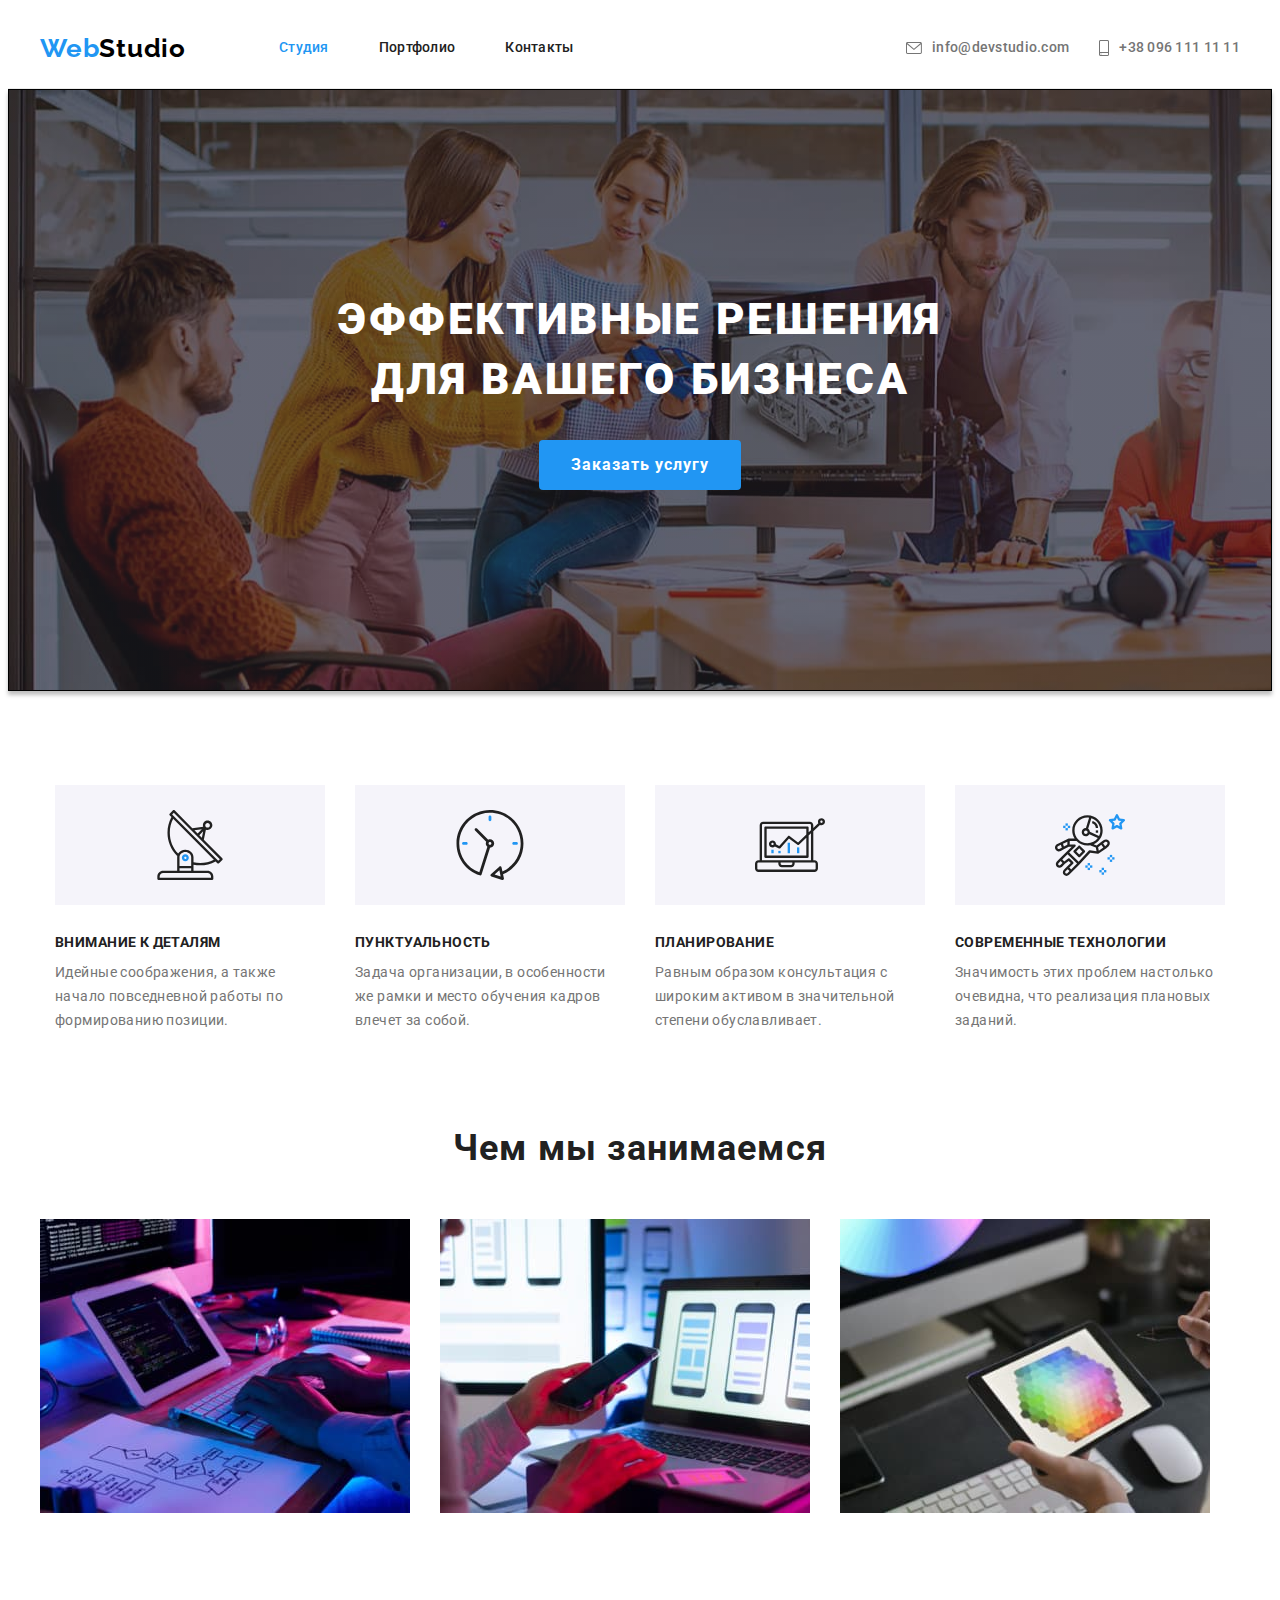
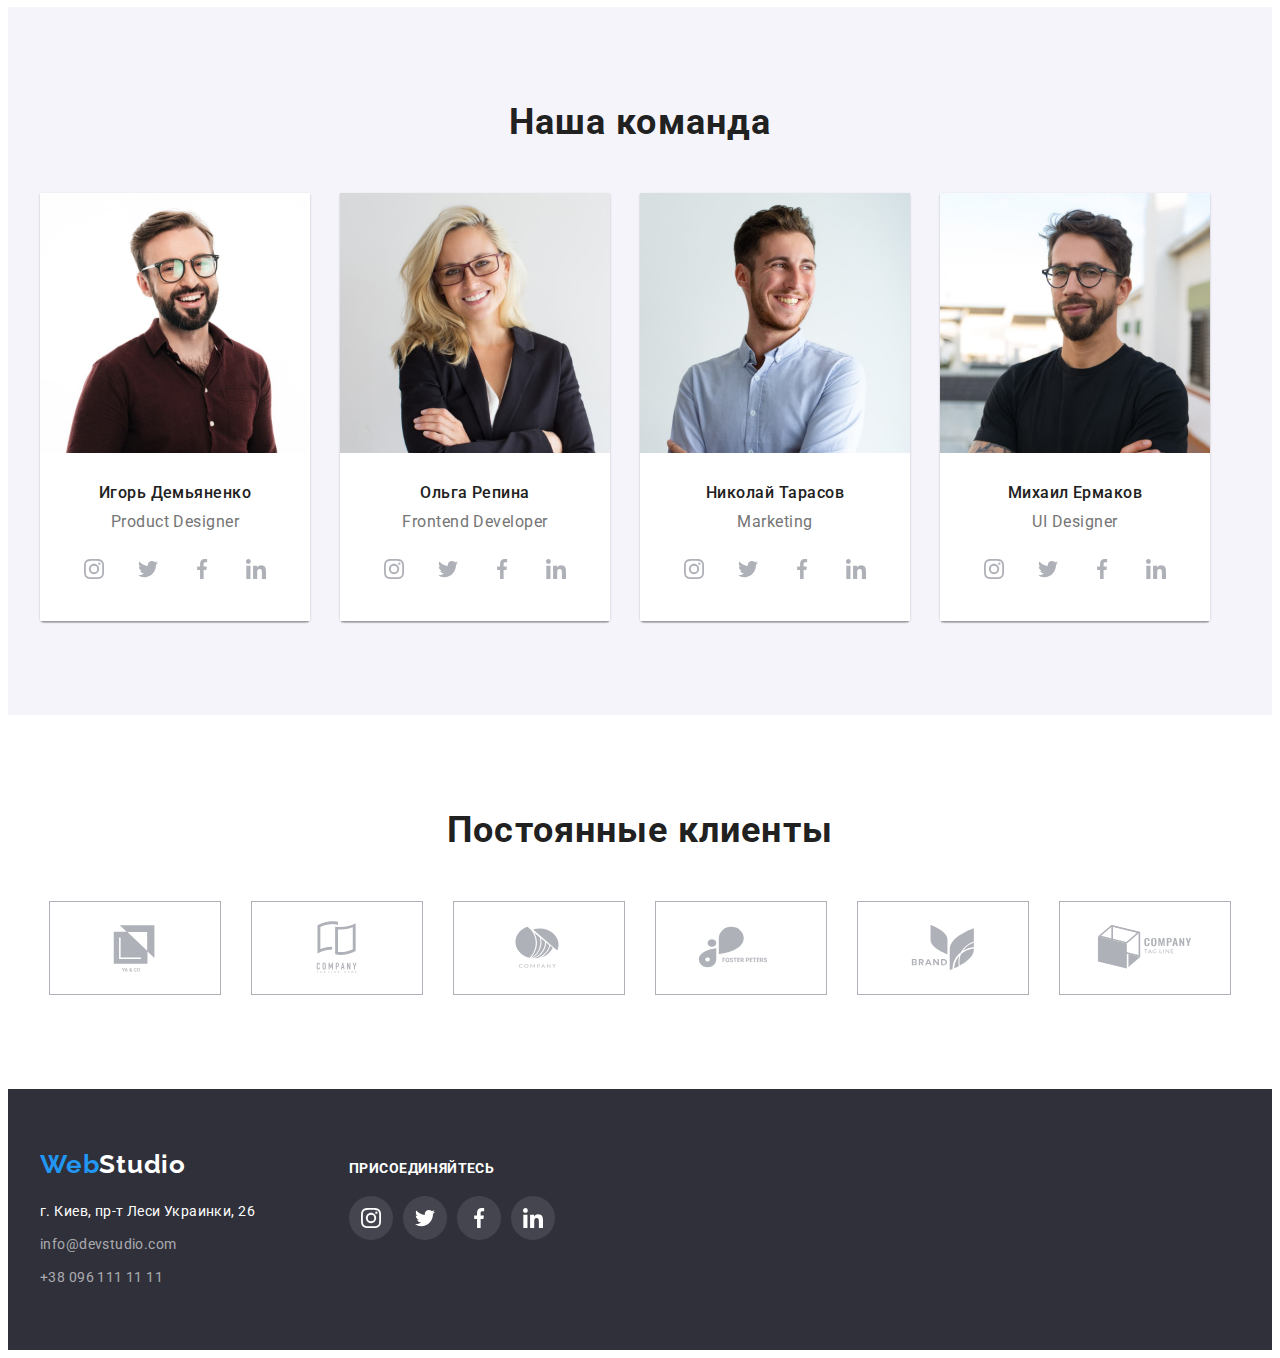
<file: index.html>
<!DOCTYPE html>
<html lang="ru">

<head>
    <meta charset="UTF-8" />
    <meta http-equiv="X-UA-Compatible" content="IE=edge" />
    <meta name="viewport" content="width=device-width, initial-scale=1.0" />
    <title>web studio</title>
    <link
        href="https://fonts.googleapis.com/css2?family=Montserrat:wght@400;700&family=Raleway:wght@700&family=Roboto:wght@400;500;700;900&display=swap"
        rel="stylesheet" />
    <link rel="stylesheet" href="https://cdnjs.cloudflare.com/ajax/libs/modern-normalize/1.1.0/modern-normalize.min.css"
        integrity="sha512-wpPYUAdjBVSE4KJnH1VR1HeZfpl1ub8YT/NKx4PuQ5NmX2tKuGu6U/JRp5y+Y8XG2tV+wKQpNHVUX03MfMFn9Q=="
        crossorigin="anonymous" referrerpolicy="no-referrer" />
    <link rel="stylesheet" href="./css/styles.css" />
</head>

<body>
    <!--Шапка-->
    <header class="header">
        <div class="container header-container">
            <a class="logo" href="./index.html">Web<span class="logo-link">Studio</span> </a>
            <nav class="main-nav">
                <ul class="nav-list list">
                    <li class="item navigation-item">
                        <a href="./index.html" class="current nav-link">Студия</a>
                    </li>
                    <li class="item navigation-item">
                        <a href="./portfolio.html" class="nav-link">Портфолио</a>
                    </li>
                    <li class="item navigation-item"><a href="#address" class="nav-link">Контакты</a></li>
                </ul>
            </nav>
            <ul class="contact-list list">
                <li class="item item-nav">
                    <a href="mailto:info@devstudio.com" class="mail link"> <svg class="contact-icon" width="16"
                            height="12">
                            <use href="./images/icons.svg#icon-envelope"></use>
                        </svg> info@devstudio.com</a>
                </li>
                <li class="item item-nav">
                    <a href="tel:+380961111111" class="phone link"> <svg class="contact-icon" width="10" height="16">
                            <use href="./images/icons.svg#icon-smartphone"></use>
                        </svg> +38 096 111 11 11</a>
                </li>
            </ul>
        </div>
    </header>
    <!--Основний контент-->
    <main>
        <!-- hero -->
        <section class="hero">
            <div class="container">
                <h1 class="hero-title">Эффективные решения для вашего бизнеса</h1>
                <button type="button" class="hero-btn">Заказать услугу</button>
            </div>
        </section>
        <!--Особенности-->
        <section class="section">
            <div class="container">
                <h2 class="visually-hidden">Преимущества</h2>
                <ul class="list advantages-list">
                    <li class="item navi-item">
                        <div class="advantages">
                            <svg class="icon-advantages" width="70" height="70">
                                <use href="./images/icons.svg#icon-antenna"></use>
                            </svg>
                        </div>
                        <h3 class="title">Внимание к деталям</h3>
                        <p class="text">
                            Идейные соображения, а также начало повседневной работы по формированию позиции.
                        </p>
                    </li>
                    <li class="item navi-item">
                        <div class="advantages">
                            <svg class="icon-advantages" width="70" height="70">
                                <use href="./images/icons.svg#icon-clock"></use>
                            </svg>
                        </div>
                        <h3 class="title">Пунктуальность</h3>
                        <p class="text">
                            Задача организации, в особенности же рамки и место обучения кадров влечет за собой.
                        </p>
                    </li>
                    <li class="item navi-item">
                        <div class="advantages">
                            <svg class="icon-advantages" width="70" height="70">
                                <use href="./images/icons.svg#icon-diagram"></use>
                            </svg>
                        </div>
                        <h3 class="title">Планирование</h3>
                        <p class="text">
                            Равным образом консультация с широким активом в значительной степени обуславливает.
                        </p>
                    </li>
                    <li class="item navi-item">
                        <div class="advantages">
                            <svg class="icon-advantages" width="70" height="70">
                                <use href="./images/icons.svg#icon-astronaut"></use>
                            </svg>
                        </div>
                        <h3 class="title">Современные технологии</h3>
                        <p class="text">
                            Значимость этих проблем настолько очевидна, что реализация плановых заданий.
                        </p>
                    </li>
                </ul>
            </div>
        </section>
        <!--Чем мы занимаемся-->
        <section class="section examples">
            <div class="container">
                <h2 class="heading">Чем мы занимаемся</h2>
                <ul class="list examples-list">
                    <li class="item examples-item">
                        <img class="examples-img" src="images/what-we-do/1.jpg" alt="работа на планшете" width="370"
                            height="294" />
                    </li>
                    <li class="item examples-item">
                        <img class="examples-img" src="images/what-we-do/2.jpg" alt="работа на телефоне" width="370"
                            height="294" />
                    </li>
                    <li class="item examples-item">
                        <img class="examples-img" src="images/what-we-do/3.jpg" alt="работа с графикой" width="370"
                            height="294" />
                    </li>
                </ul>
            </div>
        </section>
        <!--Наша команда-->
        <section class="our-team section">
            <div class="container">
                <h2 class="heading">Наша команда</h2>
                <ul class="list team-list">
                    <li class="item team-item">
                        <img class="img-item" src="images/our-team/1-1.jpg" alt="фото Игорь Демьяненко" width="270"
                            height="260" />
                        <div class="team-description">
                            <h3 class="title-list">Игорь Демьяненко</h3>
                            <p class="text-job">Product Designer</p>
                            <ul class="socials-list list">
                                <li class="socials-item">
                                    <a class="socials-link" href="" target="_blank" rel="noopenre noreferrer"
                                        aria-label="иконка Instagram"><svg class="socials-icon" width="20" height="20">
                                            <use href="./images/icons.svg#icon-instagram"></use>
                                        </svg></a>
                                </li>
                                <li class="socials-item">
                                    <a class="socials-link" href="" target="_blank" rel="noopenre noreferrer"
                                        aria-label="иконка Twitter"><svg class="socials-icon" width="20" height="20">
                                            <use href="./images/icons.svg#icon-twitter"></use>
                                        </svg></a>
                                </li>
                                <li class="socials-item">
                                    <a class="socials-link" href="" target="_blank" rel="noopenre noreferrer"
                                        aria-label="иконка Facebook"><svg class="socials-icon" width="20" height="20">
                                            <use href="./images/icons.svg#icon-facebook"></use>
                                        </svg></a>
                                </li>
                                <li class="socials-item">
                                    <a class="socials-link" href="" target="_blank" rel="noopenre noreferrer"
                                        aria-label="иконка Linkedin"><svg class="socials-icon" width="20" height="20">
                                            <use href="./images/icons.svg#icon-linkedin"></use>
                                        </svg></a>
                                </li>
                            </ul>
                        </div>
                    </li>
                    <li class="item team-item">
                        <img class="img-item" src="images/our-team/1-2.jpg" alt="фото Ольга Репина" width="270"
                            height="260" />
                        <div class="team-description">
                            <h3 class="title-list">Ольга Репина</h3>
                            <p class="text-job">Frontend Developer</p>
                            <ul class="socials-list list">
                                <li class="socials-item">
                                    <a class="socials-link" href="" target="_blank" rel="noopenre noreferrer"
                                        aria-label="иконка Instagram"><svg class="socials-icon" width="20" height="20">
                                            <use href="./images/icons.svg#icon-instagram"></use>
                                        </svg></a>
                                </li>
                                <li class="socials-item">
                                    <a class="socials-link" href="" target="_blank" rel="noopenre noreferrer"
                                        aria-label="иконка Twitter"><svg class="socials-icon" width="20" height="20">
                                            <use href="./images/icons.svg#icon-twitter"></use>
                                        </svg></a>
                                </li>
                                <li class="socials-item">
                                    <a class="socials-link" href="" target="_blank" rel="noopenre noreferrer"
                                        aria-label="иконка Facebook"><svg class="socials-icon" width="20" height="20">
                                            <use href="./images/icons.svg#icon-facebook"></use>
                                        </svg></a>
                                </li>
                                <li class="socials-item">
                                    <a class="socials-link" href="" target="_blank" rel="noopenre noreferrer"
                                        aria-label="иконка Linkedin"><svg class="socials-icon" width="20" height="20">
                                            <use href="./images/icons.svg#icon-linkedin"></use>
                                        </svg></a>
                                </li>
                            </ul>
                        </div>
                    </li>
                    <li class="item team-item">
                        <img class="img-item" src="images/our-team/1-3.jpg" alt="фото Николай Тарасов" width="270"
                            height="260" />
                        <div class="team-description">
                            <h3 class="title-list">Николай Тарасов</h3>
                            <p class="text-job">Marketing</p>
                            <ul class="socials-list list">
                                <li class="socials-item">
                                    <a class="socials-link" href="" target="_blank" rel="noopenre noreferrer"
                                        aria-label="иконка Instagram"><svg class="socials-icon" width="20" height="20">
                                            <use href="./images/icons.svg#icon-instagram"></use>
                                        </svg></a>
                                </li>
                                <li class="socials-item">
                                    <a class="socials-link" href="" target="_blank" rel="noopenre noreferrer"
                                        aria-label="иконка Twitter"><svg class="socials-icon" width="20" height="20">
                                            <use href="./images/icons.svg#icon-twitter"></use>
                                        </svg></a>
                                </li>
                                <li class="socials-item">
                                    <a class="socials-link" href="" target="_blank" rel="noopenre noreferrer"
                                        aria-label="иконка Facebook"><svg class="socials-icon" width="20" height="20">
                                            <use href="./images/icons.svg#icon-facebook"></use>
                                        </svg></a>
                                </li>
                                <li class="socials-item">
                                    <a class="socials-link" href="" target="_blank" rel="noopenre noreferrer"
                                        aria-label="иконка Linkedin"><svg class="socials-icon" width="20" height="20">
                                            <use href="./images/icons.svg#icon-linkedin"></use>
                                        </svg></a>
                                </li>
                            </ul>
                        </div>
                    </li>
                    <li class="item team-item">
                        <img class="img-item" src="images/our-team/1-4.jpg" alt="фото Михаил Ермаков" width="270"
                            height="260" />
                        <div class="team-description">
                            <h3 class="title-list">Михаил Ермаков</h3>
                            <p class="text-job">UI Designer</p>
                            <ul class="socials-list list">
                                <li class="socials-item">
                                    <a class="socials-link" href="" target="_blank" rel="noopenre noreferrer"
                                        aria-label="иконка Instagram"><svg class="socials-icon" width="20" height="20">
                                            <use href="./images/icons.svg#icon-instagram"></use>
                                        </svg></a>
                                </li>
                                <li class="socials-item">
                                    <a class="socials-link" href="" target="_blank" rel="noopenre noreferrer"
                                        aria-label="иконка Twitter"><svg class="socials-icon" width="20" height="20">
                                            <use href="./images/icons.svg#icon-twitter"></use>
                                        </svg></a>
                                </li>
                                <li class="socials-item">
                                    <a class="socials-link" href="" target="_blank" rel="noopenre noreferrer"
                                        aria-label="иконка Facebook"><svg class="socials-icon" width="20" height="20">
                                            <use href="./images/icons.svg#icon-facebook"></use>
                                        </svg></a>
                                </li>
                                <li class="socials-item">
                                    <a class="socials-link" href="" target="_blank" rel="noopenre noreferrer"
                                        aria-label="иконка Linkedin"><svg class="socials-icon" width="20" height="20">
                                            <use href="./images/icons.svg#icon-linkedin"></use>
                                        </svg></a>
                                </li>
                            </ul>
                        </div>
                    </li>
                </ul>
            </div>
        </section>
        <!--OUR clients-->
        <section class="clients section">
            <div class="container">
                <h2 class="heading">Постоянные клиенты</h2>
                <ul class="client-list list">
                    <li class="client-item">
                        <a class="clien-link" href="">
                            <svg class="client-icon" width="106" height="60">
                                <use href="./images/icons.svg#icon-Logo"></use>
                            </svg>
                        </a>
                    </li>
                    <li class="client-item">
                        <a class="clien-link" href="">
                            <svg class="client-icon" width="106" height="60">
                                <use href="./images/icons.svg#icon-Logo1"></use>
                            </svg>
                        </a>
                    </li>
                    <li class="client-item">
                        <a class="clien-link" href="">
                            <svg class="client-icon" width="106" height="60">
                                <use href="./images/icons.svg#icon-Logo2"></use>
                            </svg>
                        </a>
                    </li>
                    <li class="client-item">
                        <a class="clien-link" href="">
                            <svg class="client-icon" width="106" height="60">
                                <use href="./images/icons.svg#icon-Logo3"></use>
                            </svg>
                        </a>
                    </li>
                    <li class="client-item">
                        <a class="clien-link" href="">
                            <svg class="client-icon" width="106" height="60">
                                <use href="./images/icons.svg#icon-Logo4"></use>
                            </svg>
                        </a>
                    </li>
                    <li class="client-item">
                        <a class="clien-link" href="">
                            <svg class="client-icon" width="106" height="60">
                                <use href="./images/icons.svg#icon-Logo5"></use>
                            </svg>
                        </a>
                    </li>
                </ul>
            </div>
        </section>
    </main>
    <!--Футер-->
    <footer class="footer">
        <div class="container footer-flex">
            <div class="adress">
                <a href="./index.html" class="logo footer-link">Web<span class="logo-footer">Studio</span></a>
                <address id="address">
                    <p class="address">г. Киев, пр-т Леси Украинки, 26</p>
                    <ul class="list">
                        <li class="item footer-item">
                            <a href="mailto:info@devstudio.com" class="link footer-mail">info@devstudio.com</a>
                        </li>
                        <li class="item footer-item">
                            <a href="tel:+380961111111" class="link footer-phone">+38 096 111 11 11</a>
                        </li>
                    </ul>
                </address>
            </div>

            <div>
                <h3 class="social-title">присоединяйтесь</h3>
                <ul class="social-list list">
                    <li class="social-item">
                        <a class="social-link" href="">
                            <svg class="social-icon" width="20" height="20">
                                <use href="./images/icons.svg#icon-instagram"></use>
                            </svg>
                        </a>
                    </li>
                    <li class="social-item">
                        <a class="social-link" href="">
                            <svg class="social-icon" width="20" height="20">
                                <use href="./images/icons.svg#icon-twitter"></use>
                            </svg>
                        </a>
                    </li>
                    <li class="social-item">
                        <a class="social-link" href="">
                            <svg class="social-icon" width="20" height="20">
                                <use href="./images/icons.svg#icon-facebook"></use>
                            </svg>
                        </a>
                    </li>
                    <li class="social-item">
                        <a class="social-link" href="">
                            <svg class="social-icon" width="20" height="20">
                                <use href="./images/icons.svg#icon-linkedin"></use>
                            </svg>
                        </a>
                    </li>
                </ul>


            </div>
        </div>
    </footer>
</body>

</html>
</file>
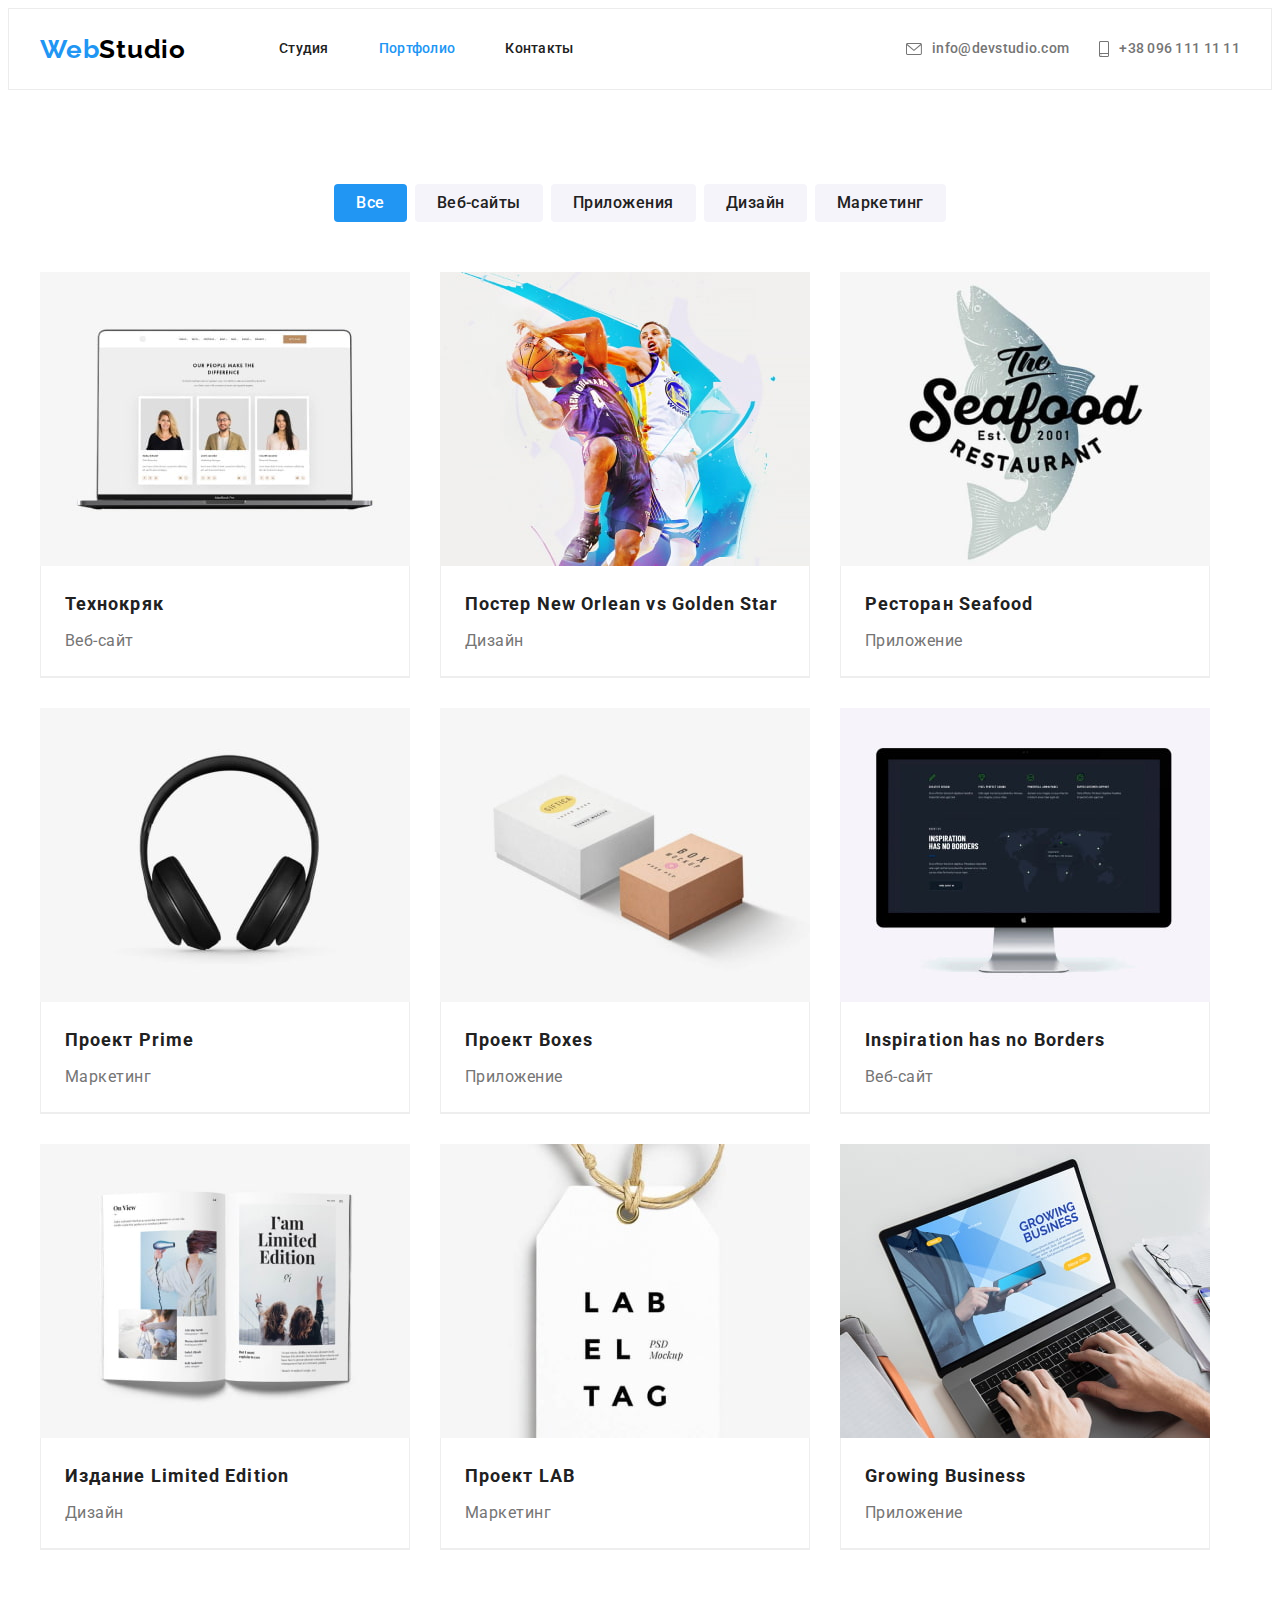
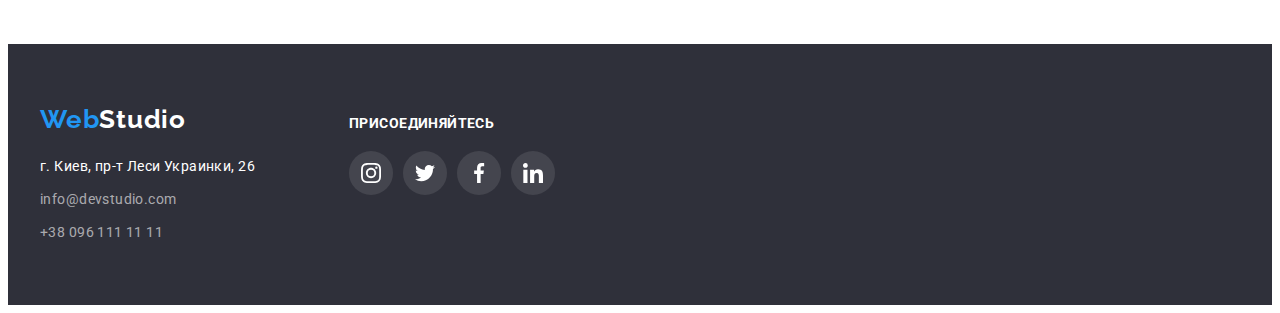
<file: portfolio.html>
<!DOCTYPE html>
<html lang="ru">

<head>
    <meta charset="UTF-8" />
    <meta http-equiv="X-UA-Compatible" content="IE=edge" />
    <meta name="viewport" content="width=device-width, initial-scale=1.0" />
    <title>Portfolio</title>
    <link rel="preconnect" href="https://fonts.googleapis.com" />
    <link rel="preconnect" href="https://fonts.gstatic.com" crossorigin />
    <link
        href="https://fonts.googleapis.com/css2?family=Raleway:wght@700&family=Roboto:wght@400;500;700;900&display=swap"
        rel="stylesheet" />
    <link rel="stylesheet" href="https://cdnjs.cloudflare.com/ajax/libs/modern-normalize/1.1.0/modern-normalize.min.css"
        integrity="sha512-wpPYUAdjBVSE4KJnH1VR1HeZfpl1ub8YT/NKx4PuQ5NmX2tKuGu6U/JRp5y+Y8XG2tV+wKQpNHVUX03MfMFn9Q=="
        crossorigin="anonymous" referrerpolicy="no-referrer" />
    <link rel="stylesheet" href="./css/styles.css" />
</head>

<body>
    <!--Шапка-->
    <!--Шапка-->
    <header class="header header-portfolio">
        <div class="container header-container">
            <a class="logo" href="./index.html">Web<span class="link logo-link">Studio</span> </a>
            <nav class="main-nav">
                <ul class="nav-list list">
                    <li class="item navigation-item">
                        <a href="./index.html" class="link nav-link">Студия</a>
                    </li>
                    <li class="item navigation-item">
                        <a href="./portfolio.html" class="current nav-link">Портфолио</a>
                    </li>
                    <li class="item navigation-item">
                        <a href="#address" class="link nav-link">Контакты</a>
                    </li>
                </ul>
            </nav>
            <ul class="contact-list list">
                <li class="item item-nav">
                    <a href="mailto:info@devstudio.com" class="mail link">
                        <svg class="contact-icon" width="16" height="12">
                            <use href="./images/icons.svg#icon-envelope"></use>
                        </svg>
                        info@devstudio.com</a>
                </li>
                <li class="item item-nav">
                    <a href="tel:+380961111111" class="phone link">
                        <svg class="contact-icon" width="10" height="16">
                            <use href="./images/icons.svg#icon-smartphone"></use>
                        </svg>
                        +38 096 111 11 11</a>
                </li>
            </ul>
        </div>
    </header>
    <main>
        <section class="section">
            <div class="container">
                <h1 class="visually-hidden">Наши проекты</h1>
                <ul class="list list-projects">
                    <li class="item item-projects">
                        <button type="button" class="button-act button">Все</button>
                    </li>
                    <li class="item item-projects">
                        <button type="button" class="button">Веб-сайты</button>
                    </li>
                    <li class="item item-projects">
                        <button type="button" class="button">Приложения</button>
                    </li>
                    <li class="item item-projects"><button type="button" class="button">Дизайн</button></li>
                    <li class="item item-projects">
                        <button type="button" class="button">Маркетинг</button>
                    </li>
                </ul>
                <ul class="list work-list">
                    <li class="item work-item">
                        <a href="" class="work-link link"><img class="sub-img" src="./images/portfolio/laptopcard1.jpg"
                                alt="открытый ноутбук" width="370" height="294" />
                            <div class="sub-div">
                                <h3 class="subject">Технокряк</h3>
                                <p class="desc">Веб-сайт</p>
                            </div>
                        </a>
                    </li>
                    <li class="item work-item">
                        <a href="" class="work-link link"><img class="sub-img" src="./images/portfolio/bascket2.jpg"
                                alt="два баскетболиста" width="370" height="294" />
                            <div class="sub-div">
                                <h3 lang="en" class="subject">
                                    <span lang="ru">Постер</span> New Orlean vs Golden Star
                                </h3>
                                <p class="desc">Дизайн</p>
                            </div>
                        </a>
                    </li>
                    <li class="item work-item">
                        <a href="" class="work-link link"><img class="sub-img" src="./images/portfolio/seafood3.jpg"
                                alt="логотип ресторана" width="370" height="294" />
                            <div class="sub-div">
                                <h3 class="subject">Ресторан <span lang="en">Seafood</span></h3>
                                <p class="desc">Приложение</p>
                            </div>
                        </a>
                    </li>
                    <li class="item work-item">
                        <a href="" class="work-link link"><img class="sub-img" src="./images/portfolio/headphones4.jpg"
                                alt="черные наушники" width="370" height="294" />
                            <div class="sub-div">
                                <h3 class="subject">Проект Prime</h3>
                                <p class="desc">Маркетинг</p>
                            </div>
                        </a>
                    </li>
                    <li class="item work-item">
                        <a href="" class="work-link link"><img class="sub-img" src="./images/portfolio/box5.jpg"
                                alt=" две посылки" width="370" height="294" />
                            <div class="sub-div">
                                <h3 class="subject">Проект <span lang="en">Boxes</span></h3>
                                <p class="desc">Приложение</p>
                            </div>
                        </a>
                    </li>
                    <li class="item work-item">
                        <a href="" class="work-link link"><img class="sub-img" src="./images/portfolio/inspiration6.jpg"
                                alt=" монитор епл" width="370" height="294" />
                            <div class="sub-div">
                                <h3 lang="en" class="subject">Inspiration has no Borders</h3>
                                <p class="desc">Веб-сайт</p>
                            </div>
                        </a>
                    </li>
                    <li class="item work-item">
                        <a href="" class="work-link link"><img class="sub-img" src="./images/portfolio/book7.jpg"
                                alt="открытая книжка" width="370" height="294" />
                            <div class="sub-div">
                                <h3 class="subject">Издание <span lang="en">Limited Edition</span></h3>
                                <p class="desc">Дизайн</p>
                            </div>
                        </a>
                    </li>
                    <li class="item work-item">
                        <a href="" class="work-link link"><img class="sub-img" src="./images/portfolio/labtag8.jpg"
                                alt="бирка ЛАБ" width="370" height="294" />
                            <div class="sub-div">
                                <h3 class="subject">Проект LAB</h3>
                                <p class="desc">Маркетинг</p>
                            </div>
                        </a>
                    </li>
                    <li class="item work-item">
                        <a href="" class="work-link link"><img class="sub-img" src="./images/portfolio/crowing9.jpg"
                                alt="человек печатает на ноутбуке" width="370" height="294" />
                            <div class="sub-div">
                                <h3 lang="en" class="subject">Growing Business</h3>
                                <p class="desc">Приложение</p>
                            </div>
                        </a>
                    </li>
                </ul>
            </div>
        </section>
    </main>
    <!--Футер-->
    <footer class="footer">
        <div class="container footer-flex">
            <div class="adress">
                <a href="./index.html" class="logo footer-link">Web<span class="logo-footer">Studio</span></a>
                <address id="address">
                    <p class="address">г. Киев, пр-т Леси Украинки, 26</p>
                    <ul class="list">
                        <li class="item footer-item">
                            <a href="mailto:info@devstudio.com" class="link footer-mail">info@devstudio.com</a>
                        </li>
                        <li class="item footer-item">
                            <a href="tel:+380961111111" class="link footer-phone">+38 096 111 11 11</a>
                        </li>
                    </ul>
                </address>
            </div>

            <div>
                <h3 class="social-title">присоединяйтесь</h3>
                <ul class="social-list list">
                    <li class="social-item">
                        <a class="social-link" href="">
                            <svg class="social-icon" width="20" height="20">
                                <use href="./images/icons.svg#icon-instagram"></use>
                            </svg>
                        </a>
                    </li>
                    <li class="social-item">
                        <a class="social-link" href="">
                            <svg class="social-icon" width="20" height="20">
                                <use href="./images/icons.svg#icon-twitter"></use>
                            </svg>
                        </a>
                    </li>
                    <li class="social-item">
                        <a class="social-link" href="">
                            <svg class="social-icon" width="20" height="20">
                                <use href="./images/icons.svg#icon-facebook"></use>
                            </svg>
                        </a>
                    </li>
                    <li class="social-item">
                        <a class="social-link" href="">
                            <svg class="social-icon" width="20" height="20">
                                <use href="./images/icons.svg#icon-linkedin"></use>
                            </svg>
                        </a>
                    </li>
                </ul>
            </div>
        </div>
    </footer>
</body>

</html>
</file>
<file: css/styles.css>
:root {
  --main-fotn: 'roboto', sans-serif;
  --secondary-font: 'raleway', sans-serif;
  --prymary-text-color: #757575;
  --title-text-color: #212121;
  --accent-color: #2196f3;
  --logo-color: #000000;
  --buuton-text-color: #ffffff;
  --main-bg-color: #e5e5e5;
  --secondary-bg-color: #2f303a;
  --our-team-bg-color: #f5f4fa;
  --border-header-portfolio: #ececec;
  --socials-icon-color: #afb1b8;
}
html {
  scroll-behavior: smooth;
}
body {
  font-family: var(--main-fotn);
  font-size: 14px;
  line-height: 1.71;
  letter-spacing: 0.03em;
  color: var(--prymary-text-color);
}
.visually-hidden {
  position: absolute;
  width: 1px;
  height: 1px;
  margin: -1px;
  border: 0;
  padding: 0;
  white-space: nowrap;
  clip-path: inset(100%);
  clip: rect(0 0 0 0);
  overflow: hidden;
}

.section {
  padding-top: 94px;
  padding-bottom: 94px;
}
.link,
.nav-link {
  text-decoration: none;
  color: currentColor;
  font-family: inherit;
  font-style: normal;
}

.list {
  list-style: none;
  padding: 0;
  margin: 0;
}
img {
  display: block;
  max-width: 100%;
  height: auto;
}
h1,
h2,
h3,
h4,
h5,
h6,
p,
ul {
  margin: 0;
}
.container {
  width: 1200px;

  padding-left: 15px;
  padding-right: 15px;

  margin-left: auto;
  margin-right: auto;
}

/* ============Header============= */
.header {
  border-bottom: 1px solid #ececec;
}
.header-container {
  display: flex;
  align-items: center;
}
.logo {
  font-family: var(--secondary-font);
  font-weight: 700;
  font-size: 26px;
  line-height: 1.19;
  letter-spacing: 0.03em;

  margin-right: 93px;

  color: var(--accent-color);
  text-decoration: none;
}
.logo-link {
  color: var(--logo-color);
}

.nav-list {
  display: flex;
  align-items: center;

  font-weight: 500;
  font-size: 14px;
  line-height: 1.14;
  letter-spacing: 0.02em;
  color: var(--title-text-color);
  list-style: none;
}
.navigation-item:not(:last-child) {
  margin-right: 50px;
}

.nav-link:hover,
.nav-link:focus {
  color: var(--accent-color);
}

.current {
  color: var(--accent-color);
}

.nav-link {
  display: block;
  padding-top: 32px;
  padding-bottom: 32px;
}
.contact-list {
  margin-left: auto;
}
/* .item-nav {
  display: inline;
}
.item-nav:first-child {
  margin-right: 50px;
} */

.mail {
  padding-top: 32px;
  padding-bottom: 32px;

  font-weight: 500;
  font-size: 14px;
  line-height: 1.14;
  letter-spacing: 0.02em;
  color: var(--prymary-text-color);
}
.footer-mail:hover,
.footer-mail:focus,
.mail:hover,
.mail:focus {
  color: var(--accent-color);
}

.phone {
  padding-top: 32px;
  padding-bottom: 32px;

  font-weight: 500;
  font-size: 14px;
  line-height: 1.14;
  letter-spacing: 0.02em;
  color: var(--prymary-text-color);
}
.footer-phone:hover,
.footer-phone:focus,
.phone:hover,
.phone:focus {
  color: var(--accent-color);
}
.item-nav:first-child {
  margin-right: 30px;
}
/* icon-header */
.contact-icon {
  fill: var(--prymary-text-color);
}
.contact-icon {
  margin-right: 10px;
}
.phone,
.mail {
  display: flex;
  align-items: center;
}
.phone:hover .contact-icon,
.phone:focus .contact-icon,
.mail:hover .contact-icon,
.mail:focus .contact-icon {
  fill: var(--accent-color);
}
.contact-list {
  display: flex;
  align-items: center;
}
/* =================hero================ */
.hero {
  padding-top: 200px;
  padding-bottom: 200px;
  background-color: var(--secondary-bg-color);
  background-image: linear-gradient(rgba(47, 48, 58, 0.4), rgba(47, 48, 58, 0.4)),
    url(../images/icon-bg/bg-hero.jpg);
  border: 1px solid #000000;
  box-shadow: 0px 4px 4px rgba(0, 0, 0, 0.25);
  max-width: 1600px;

  margin-left: auto;
  margin-right: auto;
}
.hero-title {
  width: 696px;
  margin-left: auto;
  margin-right: auto;

  margin-bottom: 30px;

  color: var(--buuton-text-color);
  font-weight: 900;
  font-size: 44px;
  line-height: 1.36;
  text-align: center;
  letter-spacing: 0.06em;
  text-transform: uppercase;
}
.hero-btn,
.button,
.button-act {
  font-family: inherit;
  color: currentColor;
  cursor: pointer;
}
.hero-btn {
  display: block;
  margin-left: auto;
  margin-right: auto;
  padding: 10px 32px;
  min-width: 200px;
  max-width: 240px;

  background-color: var(--accent-color);
  color: var(--buuton-text-color);
  font-weight: 700;
  font-size: 16px;
  line-height: 1.88;

  text-align: center;
  letter-spacing: 0.06em;
  border-radius: 4px;
  border: none;
}
.hero-btn:hover {
  background-color: #188ce8;
}
.hero-btn:focus {
  background-color: var(--accent-color);
}

/* advantages-icons */

.advantages-list {
  display: flex;
  align-items: center;
  justify-content: center;
}
.advantages {
  display: flex;
  align-items: center;
  justify-content: center;
  width: 270px;
  height: 120px;
  margin-bottom: 30px;
  background-color: var(--our-team-bg-color);
}
/* .icon-advantages {
  fill: var(--title-text-color);
} */
.icon-advantages {
  fill: var(--color1, #2196f3);
  fill: var(--color2, #212121);
}
/*================= Особенности============== */
.navi-item {
  width: 270px;
  margin-right: 30px;
}
.navi-item:last-child {
  margin-right: 0;
}
.navi-item .title {
  margin-bottom: 10px;
}
.title {
  font-weight: 700;
  font-size: 14px;
  line-height: 1.14;
  letter-spacing: 0.03em;
  text-transform: uppercase;
  color: var(--title-text-color);
}
.text {
  color: var(--prymary-text-color);
}

/* ===============чем занимаемся============ */

.examples {
  padding-top: 0;
}
.heading {
  margin-bottom: 50px;
  font-weight: 700;
  font-size: 36px;
  line-height: 1.17;
  text-align: center;
  letter-spacing: 0.03em;
  color: var(--title-text-color);
}
.examples-list {
  display: flex;
  align-items: center;
}

.examples-item {
  margin-right: 30px;
}
.examples-item:last-child {
  margin-right: 0;
}
/* ==============Наша команда============= */

.our-team {
  background-color: var(--our-team-bg-color);
}
.team-list {
  display: flex;
}
.team-item {
  margin-right: 30px;
  box-shadow: 0px 1px 3px rgba(0, 0, 0, 0.12), 0px 1px 1px rgba(0, 0, 0, 0.14),
    0px 2px 1px rgba(0, 0, 0, 0.2);
  border-radius: 0px 0px 4px 4px;
}
.team-item:last-child {
  margin-right: 0;
}
.text-job {
  margin-bottom: 16px;
}
.team-description {
  padding: 30px 32px;
  background-color: var(--buuton-text-color);
}

.title-list {
  margin-bottom: 10px;
  font-weight: 500;
  font-size: 16px;
  line-height: 1.19;
  text-align: center;
  letter-spacing: 0.03em;
  color: var(--title-text-color);
}
.text-job {
  font-size: 16px;
  line-height: 1.19;
  text-align: center;
  letter-spacing: 0.03em;
  color: var(--prymary-text-color);
}
/* ------ social-icon------ */
.socials-list {
  display: flex;
  align-items: center;
  justify-content: center;
}
.socials-item:not(:last-child) {
  margin-right: 10px;
}
.socials-link {
  display: flex;
  align-items: center;
  justify-content: center;
  width: 44px;
  height: 44px;

  border-radius: 50%;
}
.socials-icon {
  fill: var(--socials-icon-color);
}

.socials-link:hover .socials-icon,
.socials-link:focus .socials-icon {
  fill: var(--buuton-text-color);
}
.socials-link:hover,
.socials-link:focus {
  background-color: var(--accent-color);
}

/* ==========Постоянные клиенты=============== */
.client-list {
  display: flex;
  align-items: center;
  justify-content: center;
}
.client-item:not(:last-child) {
  margin-right: 30px;
}
.clien-link {
  display: flex;
  align-items: center;
  justify-content: center;
  width: 170px;
  height: 92px;
  border: 1px solid var(--socials-icon-color);
}
.client-icon {
  fill: var(--socials-icon-color);
}
.clien-link:hover .client-icon,
.clien-link:focus .client-icon {
  fill: var(--accent-color);
}
.clien-link:hover,
.clien-link:focus {
  border-color: var(--accent-color);
}
/* ===========Футер============= */
.footer {
  padding-top: 60px;
  padding-bottom: 60px;

  background-color: var(--secondary-bg-color);
}
.footer-link {
  display: block;
  margin-bottom: 20px;
}
.logo-footer {
  color: var(--buuton-text-color);
}

.address {
  margin-bottom: 9px;
  color: var(--buuton-text-color);
  font-style: normal;
}

.footer-mail,
.footer-phone {
  color: rgba(255, 255, 255, 0.6);
  text-decoration: none;
}
.footer-item:first-child {
  margin-bottom: 9px;
}
.footer-mail {
  display: block;
}
/* ==============Портфолио кнопки=============== */
.header-portfolio {
  border: 1px solid var(--border-header-portfolio);
}
.list-projects {
  display: flex;
  align-items: center;
  justify-content: center;
}
.button {
  padding: 6px 22px;
  border-radius: 4px;

  font-weight: 500;
  font-size: 16px;
  line-height: 1.62;
  text-align: center;
  letter-spacing: 0.03em;
  color: var(--title-text-color);
  background-color: #f5f4fa;

  border: transparent;
}
.list-projects {
  margin-bottom: 50px;
}
.item-projects {
  margin-right: 8px;
}

.item-projects:last-child {
  margin-right: 0;
}
.button:hover,
.button:focus {
  background-color: var(--accent-color);
  color: var(--buuton-text-color);
  box-shadow: 0px 3px 1px rgba(0, 0, 0, 0.1), 0px 1px 2px rgba(0, 0, 0, 0.08),
    0px 2px 2px rgba(0, 0, 0, 0.12);
}
.button-act {
  font-weight: 500;
  font-size: 16px;
  line-height: 1.62;
  text-align: center;
  letter-spacing: 0.03em;
  color: var(--buuton-text-color);
  background-color: #2196f3;
  border-radius: 4px;
  border: none;
}
.work-list {
  display: flex;
  align-items: center;
  flex-wrap: wrap;
}
.work-item {
  display: flex;
  max-width: 370px;
  margin-right: 30px;
  margin-bottom: 30px;
  border-bottom: 1px solid #eeeeee;
}
.work-item:nth-child(3n) {
  margin-right: 0;
}
.work-item:nth-last-child(-n + 3) {
  margin-bottom: 0;
}
.sub-div {
  padding: 20px 24px;
  border: 1px solid #eeeeee;
  border-top: none;
}
.desc {
  font-size: 16px;
  line-height: 1.88;
  letter-spacing: 0.03em;
  color: var(--prymary-text-color);
}
.subject {
  margin-bottom: 4px;
  font-weight: 700;
  font-size: 18px;
  line-height: 2;
  letter-spacing: 0.06em;
  color: var(--title-text-color);
}

.work-link:hover,
.work-link:focus {
  border: 1px solid #eeeeee;
  box-shadow: 0px 1px 1px rgba(0, 0, 0, 0.12), 0px 4px 4px rgba(0, 0, 0, 0.06),
    1px 4px 6px rgba(0, 0, 0, 0.16);
}
/* --------------Footer icons---------- */

.footer-flex {
  display: flex;
  align-items: baseline;
}
.adress {
  margin-right: 70px;
}
.social-title {
  margin-bottom: 20px;
  font-weight: 700;
  font-size: 14px;
  line-height: 16px;
  letter-spacing: 0.03em;
  text-transform: uppercase;
  color: var(--buuton-text-color);
}

.social-list {
  display: flex;
  align-items: center;
  justify-content: center;
}
.social-item:not(:last-child) {
  margin-right: 10px;
}
.social-link {
  display: flex;
  align-items: center;
  justify-content: center;
  width: 44px;
  height: 44px;
  background-color: #44454e;
  border-radius: 50%;
}
.social-link:hover,
.social-link:focus {
  background-color: var(--accent-color);
}
.social-icon {
  fill: var(--buuton-text-color);
}
</file>
